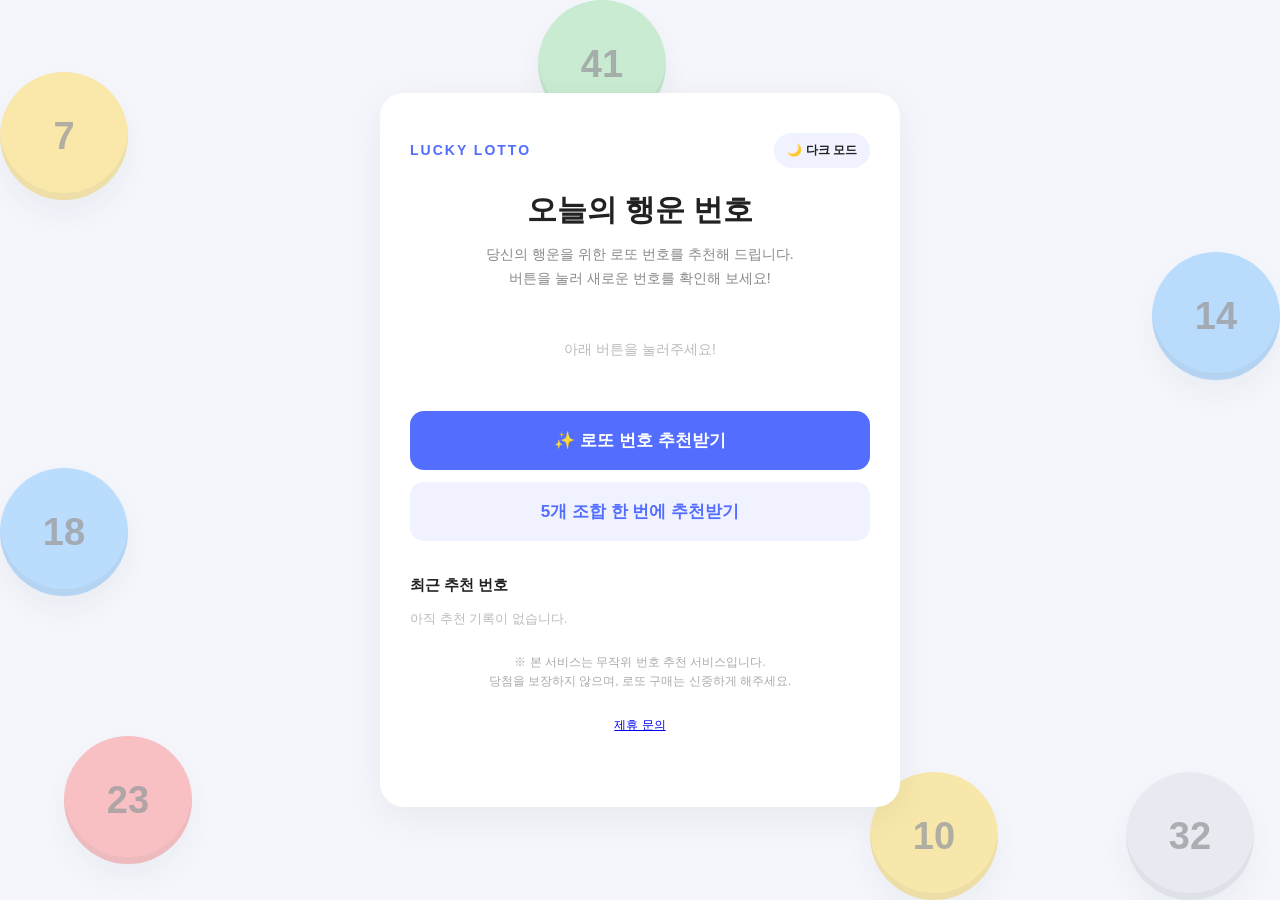
<file: index.html>
<!DOCTYPE html>
<html lang="ko">
<head>
  <meta charset="UTF-8">
  <meta name="viewport" content="width=device-width, initial-scale=1.0">
  <title>행운의 로또 번호 추천</title>
  <link rel="stylesheet" href="style.css">
  <script src="main.js" defer></script>
</head>

<body>
  <div class="floating-balls" aria-hidden="true">
    <span class="floating-ball yellow">7</span>
    <span class="floating-ball blue">14</span>
    <span class="floating-ball red">23</span>
    <span class="floating-ball gray">32</span>
    <span class="floating-ball green">41</span>
    <span class="floating-ball yellow">10</span>
    <span class="floating-ball blue">18</span>
  </div>

  <div class="container">
    <div class="topbar">
      <div class="logo">LUCKY LOTTO</div>
      <button class="theme-toggle" id="themeToggle" type="button"
              aria-label="다크 모드로 전환" aria-pressed="false">
        🌙 다크 모드
      </button>
    </div>

    <h1>오늘의 행운 번호</h1>

    <p class="subtitle">
      당신의 행운을 위한 로또 번호를 추천해 드립니다.<br>
      버튼을 눌러 새로운 번호를 확인해 보세요!
    </p>

    <div class="lotto-balls" id="lottoBalls">
      <div class="empty-message">아래 버튼을 눌러주세요!</div>
    </div>

    <button class="recommend-btn" onclick="generateLotto()">
      ✨ 로또 번호 추천받기
    </button>

    <button class="recommend-btn sub-btn" onclick="generateMultiple()">
      5개 조합 한 번에 추천받기
    </button>

    <div class="history" id="history">
      <h3>최근 추천 번호</h3>
      <div id="historyList">
        <p style="font-size:13px;color:#bbb;">아직 추천 기록이 없습니다.</p>
      </div>
    </div>

    <p class="notice">
      ※ 본 서비스는 무작위 번호 추천 서비스입니다.<br>
      당첨을 보장하지 않으며, 로또 구매는 신중하게 해주세요.
    </p>

    <p class="notice"><a href="partnership.html">제휴 문의</a></p>

    <section class="comments">
      <div id="disqus_thread"></div>
      <script>
        var disqus_config = function () {
          this.page.url = window.location.origin + window.location.pathname;
          this.page.identifier = 'lotto-main';
        };
        (function () {
          var d = document, s = d.createElement('script');
          s.src = 'https://lotto-c4x1tjnq45.disqus.com/embed.js';
          s.setAttribute('data-timestamp', +new Date());
          (d.head || d.body).appendChild(s);
        })();
      </script>
      <noscript>댓글을 보려면 JavaScript를 켜 주세요. <a href="https://disqus.com/?ref_noscript">Disqus</a></noscript>
    </section>
  </div>
</body>
</html>
</file>
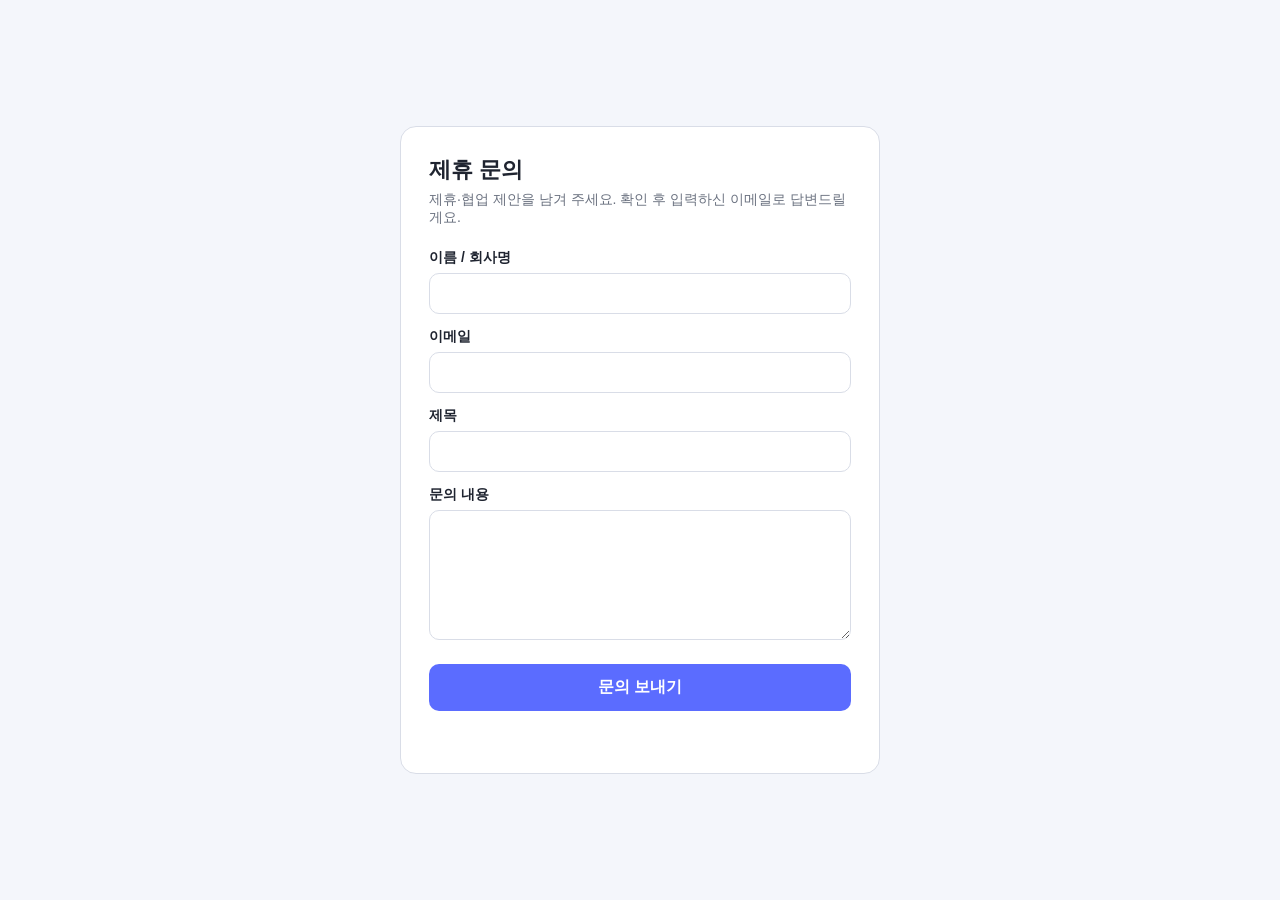
<file: partnership.html>
<!DOCTYPE html>
<html lang="ko">
<head>
  <meta charset="UTF-8">
  <meta name="viewport" content="width=device-width, initial-scale=1">
  <title>제휴 문의</title>
  <style>
    :root {
      --bg: #f4f6fb; --card: #fff; --text: #1f2430; --muted: #6b7280;
      --border: #d9dde7; --primary: #5b6cff; --primary-text: #fff;
      --ok: #16a34a; --err: #dc2626;
    }
    @media (prefers-color-scheme: dark) {
      :root {
        --bg: #14161d; --card: #1e212b; --text: #e8eaf0; --muted: #9aa0b0;
        --border: #343846; --primary: #7482ff; --primary-text: #fff;
      }
    }
    * { box-sizing: border-box; }
    body {
      margin: 0; min-height: 100vh; display: flex; align-items: center; justify-content: center;
      padding: 24px 16px; background: var(--bg); color: var(--text);
      font-family: -apple-system, BlinkMacSystemFont, "Apple SD Gothic Neo", "Pretendard", sans-serif;
    }
    .card {
      width: 100%; max-width: 480px; background: var(--card);
      border: 1px solid var(--border); border-radius: 16px; padding: 28px;
    }
    h1 { margin: 0 0 6px; font-size: 22px; }
    p.desc { margin: 0 0 22px; color: var(--muted); font-size: 14px; }
    label { display: block; margin: 14px 0 6px; font-size: 14px; font-weight: 600; }
    input, textarea {
      width: 100%; padding: 11px 12px; font: inherit; font-size: 15px;
      color: var(--text); background: transparent;
      border: 1px solid var(--border); border-radius: 10px;
    }
    input:focus, textarea:focus { outline: 2px solid var(--primary); outline-offset: 1px; }
    textarea { min-height: 130px; resize: vertical; }
    button {
      width: 100%; margin-top: 20px; padding: 13px; font: inherit; font-size: 16px; font-weight: 600;
      color: var(--primary-text); background: var(--primary);
      border: 0; border-radius: 10px; cursor: pointer;
    }
    button:disabled { opacity: .6; cursor: not-allowed; }
    #status { margin-top: 14px; font-size: 14px; min-height: 20px; }
    #status.ok { color: var(--ok); }
    #status.err { color: var(--err); }
    .hp { position: absolute; left: -9999px; }
  </style>
</head>
<body>
  <main class="card">
    <h1>제휴 문의</h1>
    <p class="desc">제휴·협업 제안을 남겨 주세요. 확인 후 입력하신 이메일로 답변드릴게요.</p>

    <form id="form" action="https://formspree.io/f/xvkawppo" method="POST">
      <label for="name">이름 / 회사명</label>
      <input id="name" name="name" type="text" required autocomplete="organization">

      <label for="email">이메일</label>
      <input id="email" name="email" type="email" required autocomplete="email">

      <label for="subject">제목</label>
      <input id="subject" name="subject" type="text" required>

      <label for="message">문의 내용</label>
      <textarea id="message" name="message" required></textarea>

      <!-- 스팸 방지용 숨김 필드 -->
      <input class="hp" type="text" name="_gotcha" tabindex="-1" autocomplete="off" aria-hidden="true">

      <button id="submit" type="submit">문의 보내기</button>
      <div id="status" role="status" aria-live="polite"></div>
    </form>
  </main>

  <script>
    const form = document.getElementById('form');
    const btn = document.getElementById('submit');
    const status = document.getElementById('status');

    form.addEventListener('submit', async (e) => {
      e.preventDefault();
      btn.disabled = true;
      status.className = '';
      status.textContent = '보내는 중...';
      try {
        const res = await fetch(form.action, {
          method: 'POST',
          body: new FormData(form),
          headers: { Accept: 'application/json' }
        });
        if (res.ok) {
          form.reset();
          status.className = 'ok';
          status.textContent = '문의가 접수되었어요. 감사합니다!';
        } else {
          throw new Error();
        }
      } catch {
        status.className = 'err';
        status.textContent = '전송에 실패했어요. 잠시 후 다시 시도해 주세요.';
      } finally {
        btn.disabled = false;
      }
    });
  </script>
</body>
</html>
</file>
<file: style.css>
:root {
  color-scheme: light;
  --page-bg: #f4f6fb;
  --text: #222;
  --surface: #fff;
  --muted: #888;
  --subtle: #aaa;
  --faint: #bbb;
  --border: #eee;
  --soft-surface: #f0f2ff;
  --soft-surface-hover: #e5e9ff;
  --card-shadow: 0 10px 40px rgba(0, 0, 0, 0.06);
}

body.dark-mode {
  color-scheme: dark;
  --page-bg: #151923;
  --text: #eef2f8;
  --surface: #222938;
  --muted: #b7c0cf;
  --subtle: #929daf;
  --faint: #8590a2;
  --border: #3a4558;
  --soft-surface: #303a50;
  --soft-surface-hover: #3a4761;
  --card-shadow: 0 14px 44px rgba(0, 0, 0, 0.28);
}

* {
  margin: 0;
  padding: 0;
  box-sizing: border-box;
}

body {
  font-family: 'Pretendard', 'Noto Sans KR', sans-serif;
  background: var(--page-bg);
  color: var(--text);
  min-height: 100vh;
  display: flex;
  justify-content: center;
  align-items: center;
  padding: 30px 16px;
}

.floating-balls {
  position: fixed;
  inset: 0;
  overflow: hidden;
  pointer-events: none;
  z-index: 0;
}

.floating-ball {
  position: absolute;
  display: flex;
  align-items: center;
  justify-content: center;
  width: clamp(84px, 10vw, 132px);
  height: clamp(84px, 10vw, 132px);
  border-radius: 50%;
  color: rgba(34, 34, 34, 0.78);
  font-size: clamp(25px, 3.5vw, 38px);
  font-weight: 800;
  opacity: 0.42;
  box-shadow: inset 0 -7px 0 rgba(0, 0, 0, 0.1),
    0 14px 30px rgba(45, 55, 80, 0.12);
  will-change: transform;
}

.floating-ball:nth-child(1) {
  top: 8%;
  left: 0;
  animation: fly-diagonal 13s linear infinite;
  animation-delay: -4s;
}

.floating-ball:nth-child(2) {
  top: 28%;
  right: 0;
  animation: fly-up-left 16s linear infinite;
  animation-delay: -11s;
}

.floating-ball:nth-child(3) {
  bottom: 4%;
  left: 5%;
  animation: fly-up-right 14s linear infinite;
  animation-delay: -7s;
}

.floating-ball:nth-child(4) {
  right: 2%;
  bottom: 0;
  animation: fly-up-left-steep 18s linear infinite;
  animation-delay: -13s;
}

.floating-ball:nth-child(5) {
  top: 0;
  left: 42%;
  animation: fly-down 15s linear infinite;
  animation-delay: -2s;
}

.floating-ball:nth-child(6) {
  bottom: 0;
  left: 68%;
  animation: fly-up 17s linear infinite;
  animation-delay: -9s;
}

.floating-ball:nth-child(7) {
  top: 52%;
  left: 0;
  animation: fly-across 12s linear infinite;
  animation-delay: -6s;
}

@keyframes fly-diagonal {
  from { transform: translate(-20vw, -12vh) rotate(-30deg); }
  to { transform: translate(120vw, 78vh) rotate(390deg); }
}

@keyframes fly-up-left {
  from { transform: translate(18vw, 16vh) rotate(20deg); }
  to { transform: translate(-125vw, -72vh) rotate(-380deg); }
}

@keyframes fly-up-right {
  from { transform: translate(-12vw, 18vh) rotate(0deg); }
  to { transform: translate(125vw, -95vh) rotate(450deg); }
}

@keyframes fly-up-left-steep {
  from { transform: translate(20vw, 24vh) rotate(35deg); }
  to { transform: translate(-120vw, -120vh) rotate(-400deg); }
}

@keyframes fly-down {
  from { transform: translate(-8vw, -20vh) rotate(-25deg); }
  to { transform: translate(12vw, 120vh) rotate(335deg); }
}

@keyframes fly-up {
  from { transform: translate(12vw, 20vh) rotate(25deg); }
  to { transform: translate(-18vw, -125vh) rotate(-335deg); }
}

@keyframes fly-across {
  from { transform: translate(-18vw, -8vh) rotate(-15deg); }
  to { transform: translate(125vw, 12vh) rotate(345deg); }
}

@media (max-width: 600px) {
  .floating-ball {
    width: 76px;
    height: 76px;
    opacity: 0.32;
    font-size: 23px;
  }

  .floating-ball:nth-child(5),
  .floating-ball:nth-child(7) {
    display: none;
  }
}

@media (prefers-reduced-motion: reduce) {
  .floating-ball {
    animation: none;
    will-change: auto;
  }
}

.container {
  position: relative;
  z-index: 1;
  width: 100%;
  max-width: 520px;
  background: var(--surface);
  border-radius: 24px;
  padding: 40px 30px;
  text-align: center;
  box-shadow: var(--card-shadow);
}

.topbar {
  display: flex;
  align-items: center;
  justify-content: space-between;
  gap: 12px;
  margin-bottom: 22px;
}

.logo {
  font-size: 14px;
  font-weight: 800;
  color: #536dfe;
  letter-spacing: 2px;
}

.theme-toggle {
  border: 0;
  border-radius: 999px;
  padding: 9px 13px;
  background: var(--soft-surface);
  color: var(--text);
  font: inherit;
  font-size: 12px;
  font-weight: 700;
  white-space: nowrap;
  cursor: pointer;
  transition: background 0.2s, transform 0.2s;
}

.theme-toggle:hover {
  background: var(--soft-surface-hover);
  transform: translateY(-1px);
}

.theme-toggle:focus-visible {
  outline: 3px solid #536dfe;
  outline-offset: 3px;
}

h1 {
  font-size: 30px;
  font-weight: 800;
  margin-bottom: 12px;
}

.subtitle {
  font-size: 14px;
  color: var(--muted);
  line-height: 1.7;
  margin-bottom: 35px;
}

.lotto-balls {
  display: flex;
  justify-content: center;
  flex-wrap: wrap;
  gap: 9px;
  min-height: 55px;
  margin-bottom: 30px;
}

.ball {
  width: 52px;
  height: 52px;
  border-radius: 50%;
  display: flex;
  align-items: center;
  justify-content: center;
  font-size: 19px;
  font-weight: 800;
  color: #222;
  box-shadow: inset 0 -3px 0 rgba(0,0,0,0.08);
  animation: pop 0.35s ease both;
}

.yellow { background: #ffd43b; }
.blue { background: #69b7ff; }
.red { background: #ff7777; }
.gray { background: #d7dce5; }
.green { background: #8cdb9a; }

@keyframes pop {
  from {
    opacity: 0;
    transform: scale(0.5);
  }
  to {
    opacity: 1;
    transform: scale(1);
  }
}

.empty-message {
  color: var(--faint);
  font-size: 14px;
  padding: 15px 0;
}

.recommend-btn {
  width: 100%;
  padding: 18px;
  border: none;
  border-radius: 14px;
  background: #536dfe;
  color: white;
  font-size: 17px;
  font-weight: 800;
  cursor: pointer;
  transition: 0.2s;
}

.recommend-btn:hover {
  background: #4057e8;
  transform: translateY(-2px);
}

.recommend-btn:active {
  transform: scale(0.98);
}

.sub-btn {
  margin-top: 12px;
  background: var(--soft-surface);
  color: #536dfe;
}

.sub-btn:hover {
  background: var(--soft-surface-hover);
}

.history {
  margin-top: 35px;
  text-align: left;
}

.history h3 {
  font-size: 15px;
  margin-bottom: 15px;
}

.history-item {
  display: flex;
  align-items: center;
  justify-content: space-between;
  padding: 13px 0;
  border-top: 1px solid var(--border);
  gap: 8px;
}

.history-item .small-balls {
  display: flex;
  gap: 5px;
  flex-wrap: wrap;
}

.small-ball {
  width: 27px;
  height: 27px;
  border-radius: 50%;
  display: flex;
  align-items: center;
  justify-content: center;
  font-size: 11px;
  font-weight: bold;
  color: #222;
}

.history-item span {
  font-size: 11px;
  color: var(--subtle);
}

.notice {
  font-size: 12px;
  color: var(--subtle);
  margin-top: 25px;
  line-height: 1.6;
}

@media (max-width: 600px) {
  .floating-ball {
    opacity: 0.16;
  }

  .floating-ball:nth-child(5),
  .floating-ball:nth-child(7) {
    display: none;
  }
}

@media (prefers-reduced-motion: reduce) {
  .floating-ball {
    animation: none;
  }
}

@media (max-width: 420px) {
  .container {
    padding: 32px 18px;
  }

  h1 {
    font-size: 25px;
  }

  .ball {
    width: 43px;
    height: 43px;
    font-size: 16px;
  }
}

.comments {
  margin-top: 32px;
}
</file>
